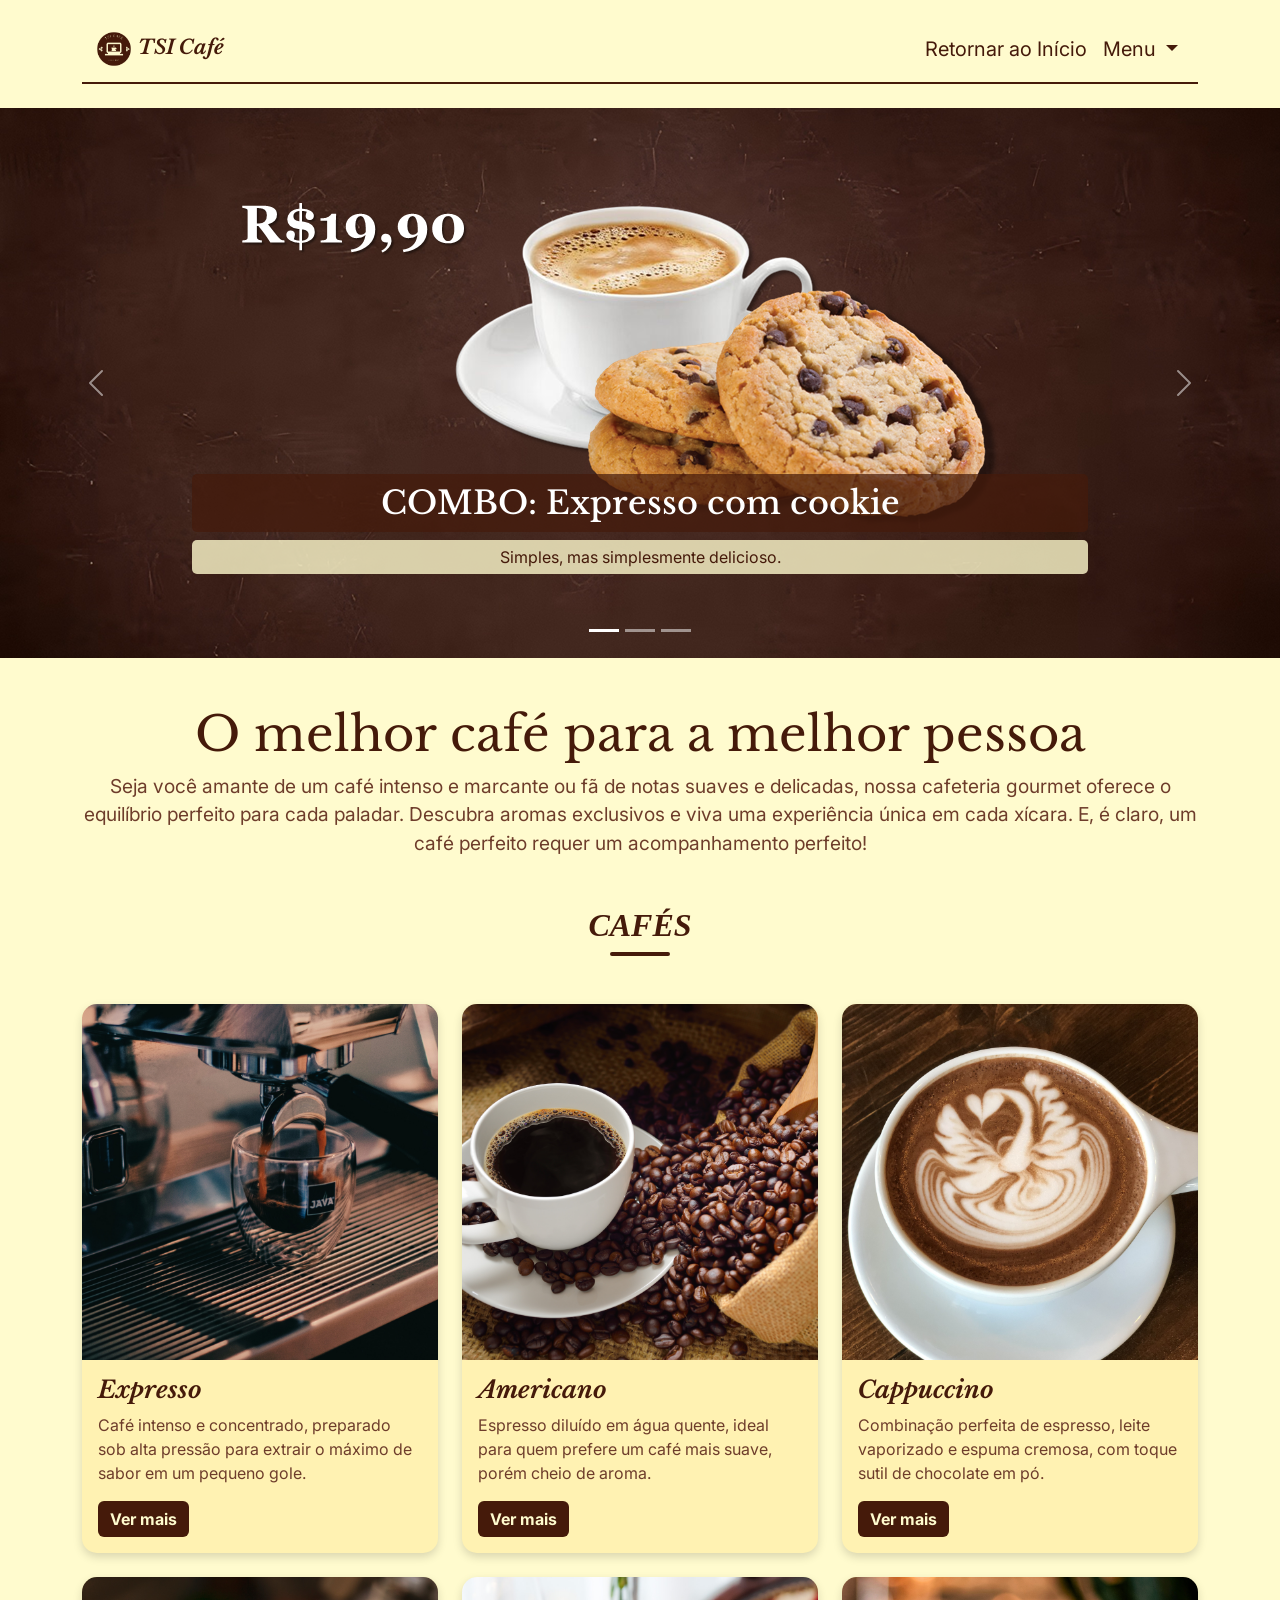
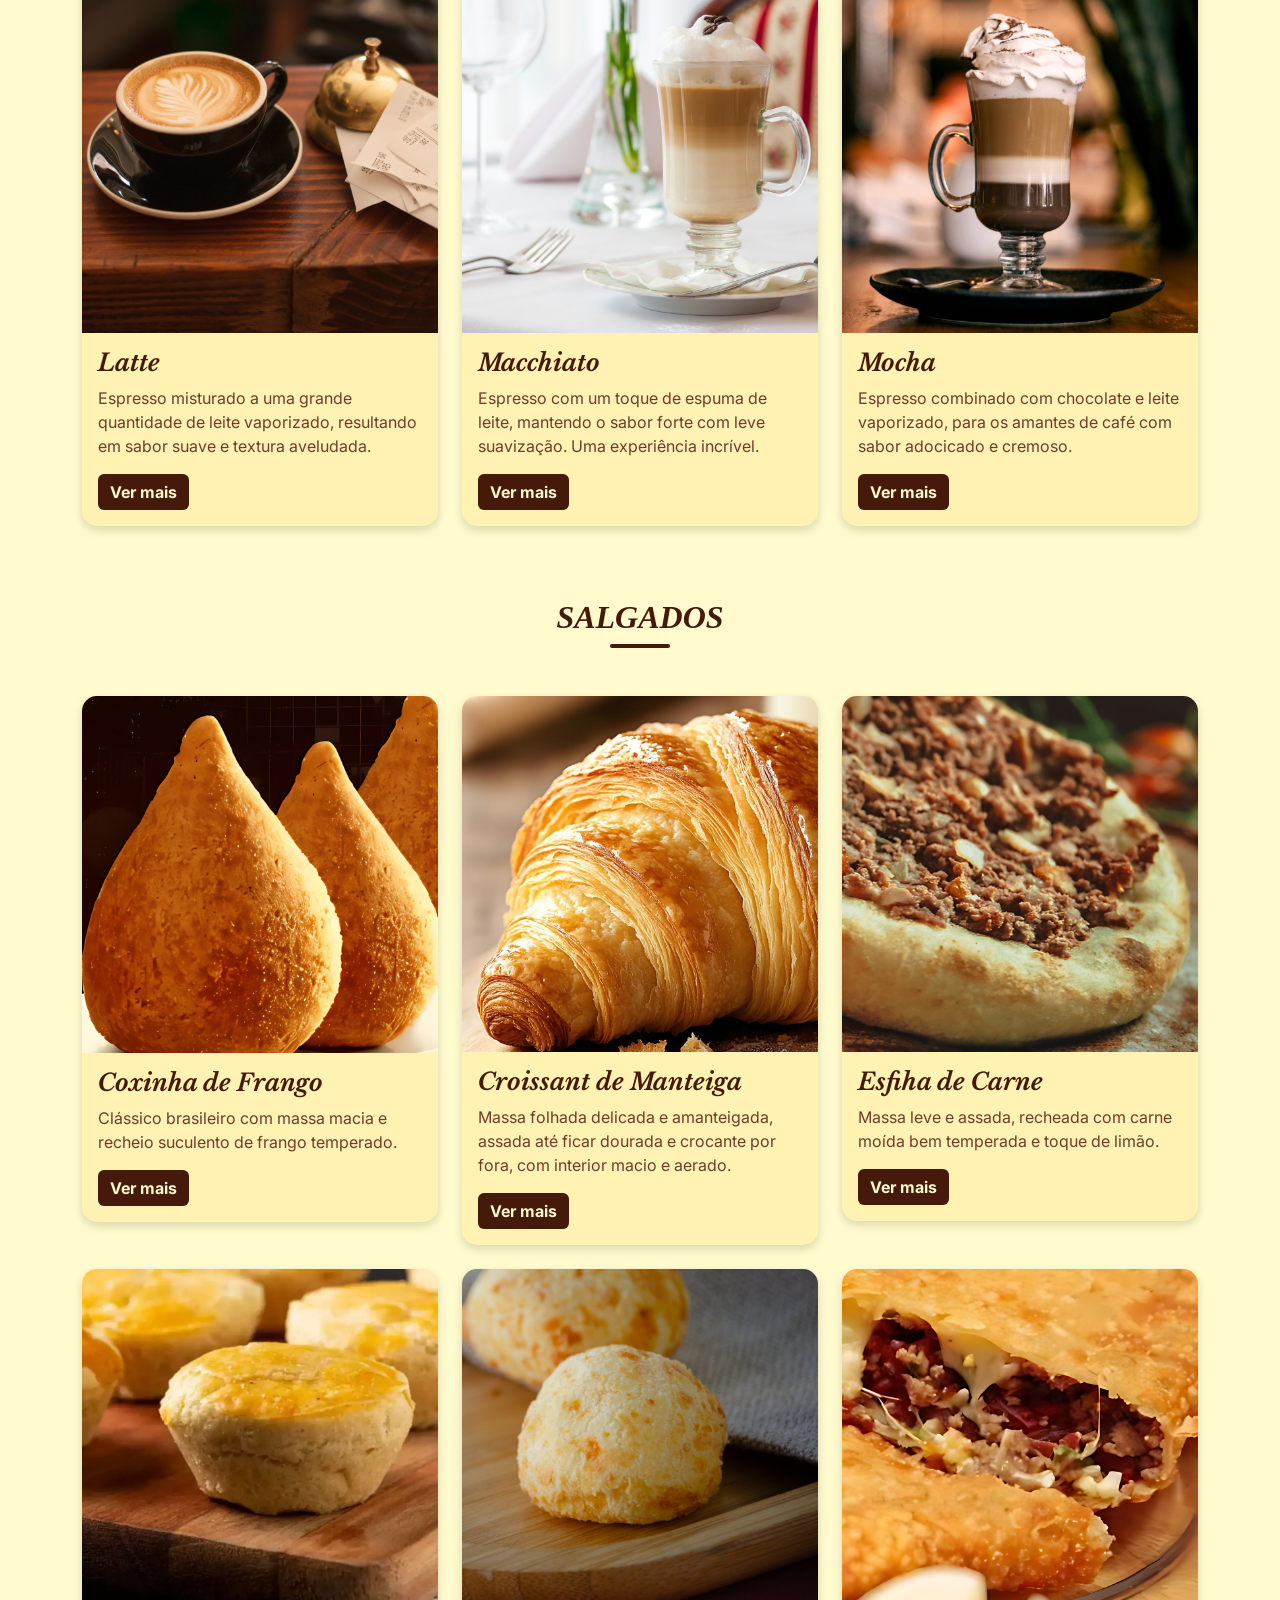
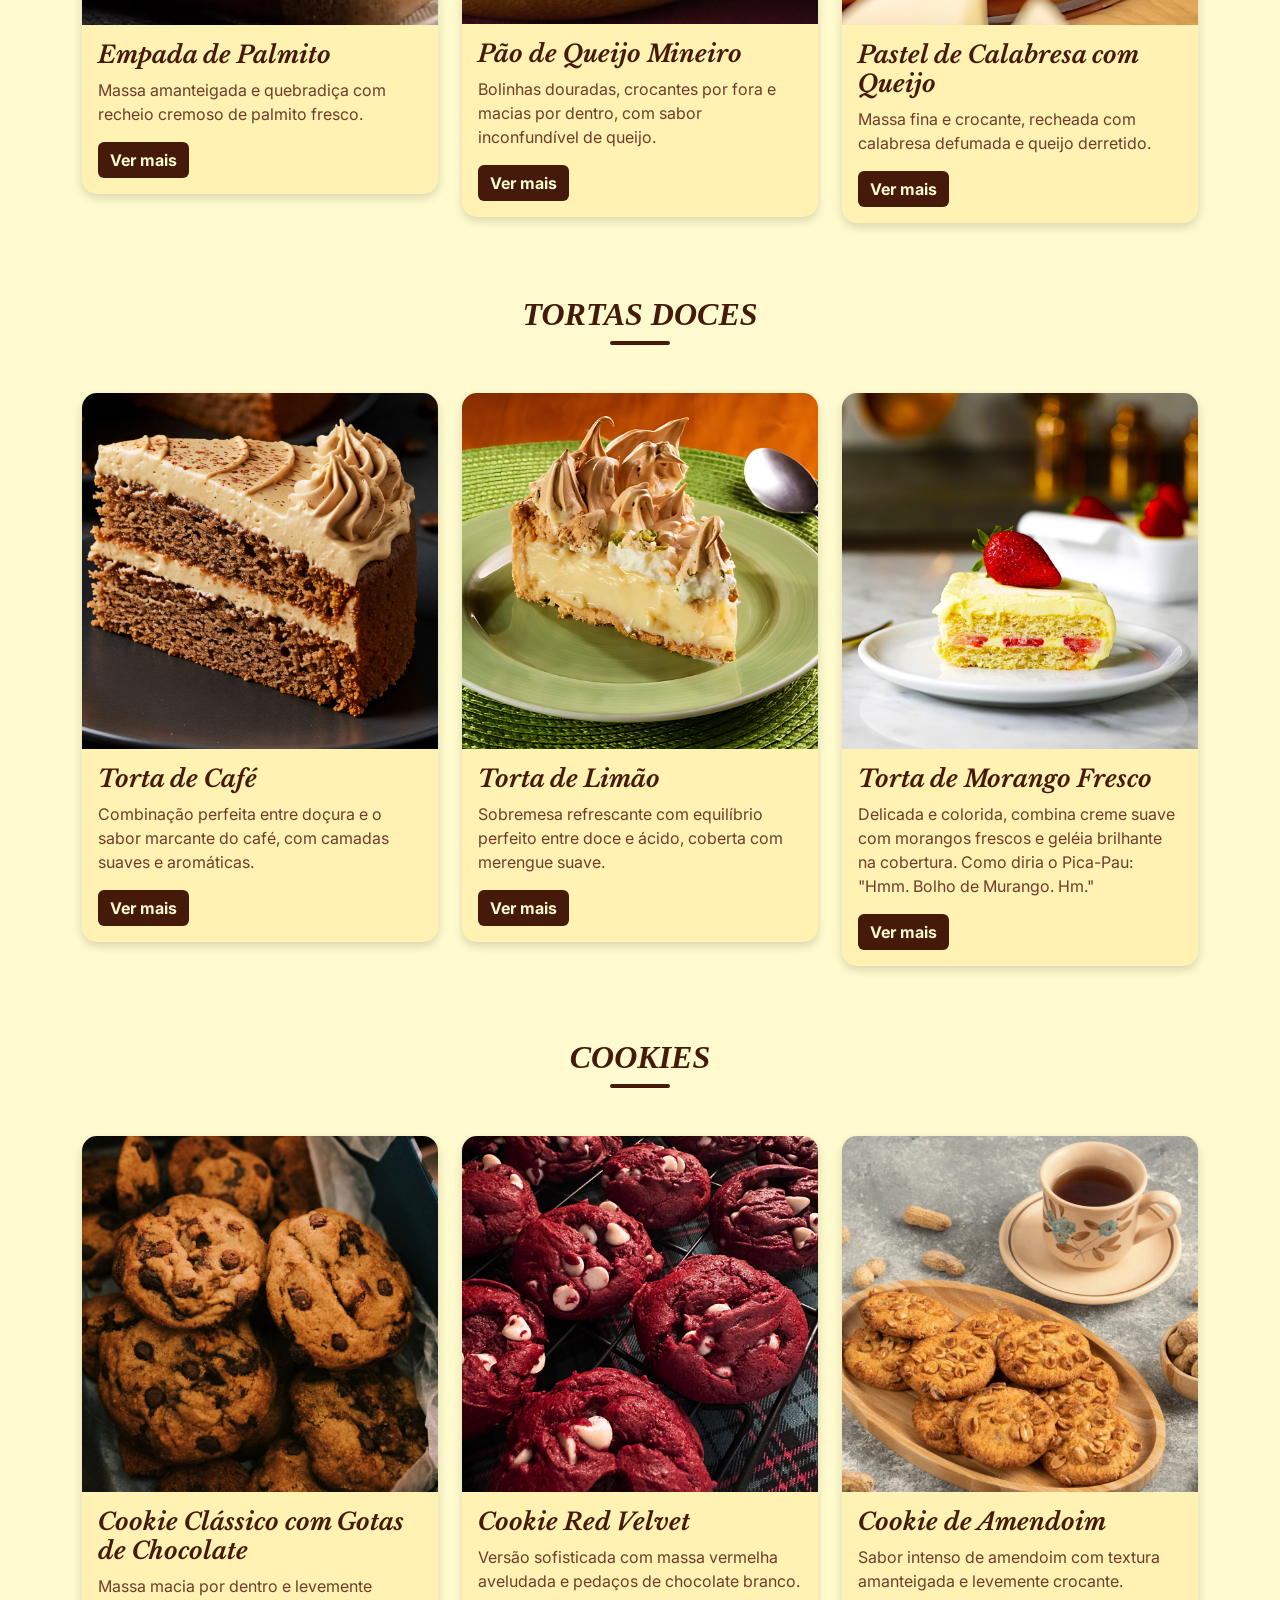
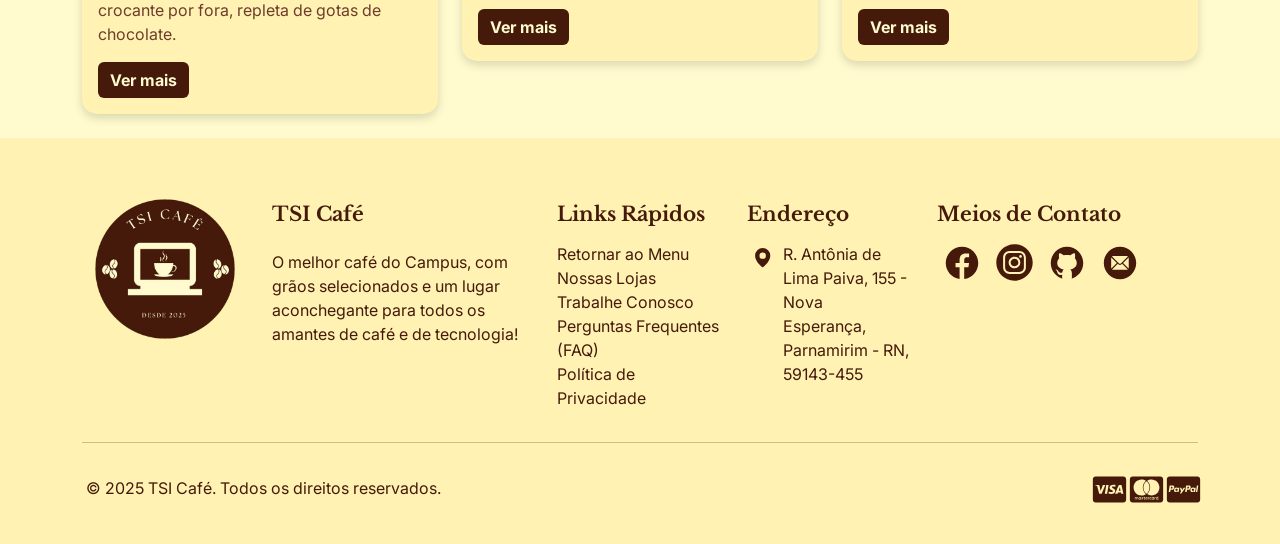
<file: pages/shop.html>
<!DOCTYPE html>
<html lang="pt-BR">
  <head>
    <meta charset="UTF-8" />
    <meta http-equiv="X-UA-Compatible" content="IE=edge" />
    <meta name="viewport" content="width=device-width, initial-scale=1.0" />
    <!-- Bootstrap 5 -->
    <link
      href="https://cdn.jsdelivr.net/npm/bootstrap@5.3.7/dist/css/bootstrap.min.css"
      rel="stylesheet"
    />
    <!-- Arquivo CSS -->
    <link rel="stylesheet" href="../public/shop.css" />
    <title>TSI Café Loja</title>
  </head>

  <body>
    <!-- Barra de Navegação -->
    <div id="barra-navegacao" class="container mt-3 mb-4 rounded-3">
      <nav class="navbar navbar-expand-lg fs-5">
        <div class="container-fluid">
          <a class="navbar-brand" href="#">
            <img
              src="../public/img/icons/TSI Café LOGO (TRANSPARENTE).png"
              alt="Logo do TSI Café"
              width="40px"
              height="40px"
            />
            TSI Café
          </a>
          <button
            class="navbar-toggler"
            type="button"
            data-bs-toggle="collapse"
            data-bs-target="#navbarNav"
            aria-controls="navbarNav"
            aria-expanded="false"
            aria-label="Toggle navigation"
          >
            <span class="navbar-toggler-icon"></span>
          </button>
          <div class="collapse navbar-collapse" id="navbarNav">
            <ul class="navbar-nav ms-auto">
              <li class="nav-item">
                <a class="nav-link" href="home.html">Retornar ao Início</a>
              </li>
              <li class="nav-item dropdown">
                <a
                  class="nav-link dropdown-toggle active"
                  aria-current="page"
                  href="#"
                  id="navbarDropdownMenuLink"
                  role="button"
                  data-bs-toggle="dropdown"
                  aria-expanded="false"
                >
                  Menu
                </a>
                <ul
                  class="dropdown-menu"
                  aria-labelledby="navbarDropdownMenuLink"
                >
                  <li>
                    <h6 class="dropdown-header">Nossas Categorias</h6>
                  </li>
                  <hr class="dropdown-divider" />
                  <li>
                    <a class="dropdown-item" href="#cafés-container">Cafés</a>
                  </li>
                  <li>
                    <a class="dropdown-item" href="#salgados">Salgados</a>
                  </li>
                  <li><a class="dropdown-item" href="#tortas">Tortas</a></li>
                  <li><a class="dropdown-item" href="#cookies">Cookies</a></li>
                </ul>
              </li>
              <li class="nav-item"></li>
            </ul>
          </div>
        </div>
      </nav>
    </div>
    <!-- CONTEUDO DA PAGINA: INICIO -->
    <!-- Banners (CARROSSEL SLIDES) -->
    <div id="carouselCafe" class="carousel slide" data-bs-ride="carousel">
      <div class="carousel-indicators">
        <button
          type="button"
          data-bs-target="#carouselCafe"
          data-bs-slide-to="0"
          class="active"
          aria-current="true"
          aria-label="Slide 1"
        ></button>
        <button
          type="button"
          data-bs-target="#carouselCafe"
          data-bs-slide-to="1"
          aria-label="Slide 2"
        ></button>
        <button
          type="button"
          data-bs-target="#carouselCafe"
          data-bs-slide-to="2"
          aria-label="Slide 3"
        ></button>
      </div>
      <div class="carousel-inner">
        <!-- Slide 01: Expresso com cookie -->
        <div class="carousel-item active">
          <img
            src="../public/img/banner1.png"
            class="d-block w-100"
            alt="banner1"
          />
          <div class="carousel-caption d-none d-md-block">
            <h5>COMBO: Expresso com cookie</h5>
            <p>Simples, mas simplesmente delicioso.</p>
          </div>
        </div>
        <!-- Slide 02: Café de Preferência com Torta da casa -->
        <div class="carousel-item">
          <img
            src="../public/img/banner3.png"
            class="d-block w-100"
            alt="banner2"
          />
          <div class="carousel-caption d-none d-md-block">
            <h5>COMBO: Torta + café de sua preferência</h5>
            <p>
              Café é bom, mas café com uma maravilhosa torta é melhor ainda.
            </p>
          </div>
        </div>
        <!-- Slide 03: Café de Preferência com Salgado -->
        <div class="carousel-item">
          <img
            src="../public/img/banner2.png"
            class="d-block w-100"
            alt="banner3"
          />
          <div class="carousel-caption d-none d-md-block">
            <h5>COMBO: Café de sua preferência com salgado</h5>
            <p>Clássico por um motivo: É perfeito.</p>
          </div>
        </div>
      </div>
      <!-- Botões de navegação -->
      <button
        class="carousel-control-prev"
        type="button"
        data-bs-target="#carouselCafe"
        data-bs-slide="prev"
      >
        <span class="carousel-control-prev-icon" aria-hidden="true"></span>
        <span class="visually-hidden">Anterior</span>
      </button>
      <button
        class="carousel-control-next"
        type="button"
        data-bs-target="#carouselCafe"
        data-bs-slide="next"
      >
        <span class="carousel-control-next-icon" aria-hidden="true"></span>
        <span class="visually-hidden">Próximo</span>
      </button>
    </div>
    <!-- SEÇÃO DE BOAS-VINDAS -->
    <div class="container text-center mt-5">
      <h1 class="display-4">O melhor café para a melhor pessoa</h1>
      <p style="font-size: larger">
        Seja você amante de um café intenso e marcante ou fã de notas suaves e
        delicadas, nossa cafeteria gourmet oferece o equilíbrio perfeito para
        cada paladar. Descubra aromas exclusivos e viva uma experiência única em
        cada xícara. E, é claro, um café perfeito requer um acompanhamento
        perfeito!
      </p>
    </div>
    <!-- TÍTULO DAS OPÇÕES: CAFÉ -->
    <div id="cafés-container" class="container text-center mt-5">
      <h2 class="section-title text-uppercase">Cafés</h2>
      <hr class="section-divider" />
    </div>
    <!-- SEÇÃO DE CARDS: CAFÉS -->
    <div class="container mt-5">
      <div class="row">
        <!-- CARD 1: "EXPRESSO" -->
        <div class="col-md-4 mb-4">
          <div class="card">
            <img
              src="../public/img/Expresso.png"
              class="card-img-top"
              alt="Expresso"
            />
            <div class="card-body">
              <h5 class="card-title">Expresso</h5>
              <p class="card-text">
                Café intenso e concentrado, preparado sob alta pressão para
                extrair o máximo de sabor em um pequeno gole.
              </p>
              <a
                href="#"
                class="btn btn-primary"
                data-bs-toggle="modal"
                data-bs-target="#modalCard1"
                >Ver mais</a
              >
            </div>
          </div>
        </div>

        <!-- CARD 2: "AMERICANO" -->
        <div class="col-md-4 mb-4">
          <div class="card">
            <img
              src="../public/img/Americano.png"
              class="card-img-top"
              alt="Americano"
            />
            <div class="card-body">
              <h5 class="card-title">Americano</h5>
              <p class="card-text">
                Espresso diluído em água quente, ideal para quem prefere um café
                mais suave, porém cheio de aroma.
              </p>
              <a
                href="#"
                class="btn btn-primary"
                data-bs-toggle="modal"
                data-bs-target="#modalCard2"
                >Ver mais</a
              >
            </div>
          </div>
        </div>
        <!-- CARD 3: "CAPPUCCINO" -->
        <div class="col-md-4 mb-4">
          <div class="card">
            <img
              src="../public/img/Cappuccino.png"
              class="card-img-top"
              alt="Cappuccino"
            />
            <div class="card-body">
              <h5 class="card-title">Cappuccino</h5>
              <p class="card-text">
                Combinação perfeita de espresso, leite vaporizado e espuma
                cremosa, com toque sutil de chocolate em pó.
              </p>
              <a
                href="#"
                class="btn btn-primary"
                data-bs-toggle="modal"
                data-bs-target="#modalCard3"
                >Ver mais</a
              >
            </div>
          </div>
        </div>
        <!-- CARD 4: "LATTE" -->
        <div class="col-md-4 mb-4">
          <div class="card">
            <img
              src="../public/img/Latte (Café com leite).png"
              class="card-img-top"
              alt="Latte"
            />
            <div class="card-body">
              <h5 class="card-title">Latte</h5>
              <p class="card-text">
                Espresso misturado a uma grande quantidade de leite vaporizado,
                resultando em sabor suave e textura aveludada.
              </p>
              <a
                href="#"
                class="btn btn-primary"
                data-bs-toggle="modal"
                data-bs-target="#modalCard4"
                >Ver mais</a
              >
            </div>
          </div>
        </div>
        <!-- CARD 5: "MACCHIATO" -->
        <div class="col-md-4 mb-4">
          <div class="card">
            <img
              src="../public/img/Macchiato.png"
              class="card-img-top"
              alt="Macchiato"
            />
            <div class="card-body">
              <h5 class="card-title">Macchiato</h5>
              <p class="card-text">
                Espresso com um toque de espuma de leite, mantendo o sabor forte
                com leve suavização. Uma experiência incrível.
              </p>
              <a
                href="#"
                class="btn btn-primary"
                data-bs-toggle="modal"
                data-bs-target="#modalCard5"
                >Ver mais</a
              >
            </div>
          </div>
        </div>
        <!-- CARD 6: "MOCHA" -->
        <div class="col-md-4 mb-4">
          <div class="card">
            <img
              src="../public/img/Mocha.png"
              class="card-img-top"
              alt="Mocha"
            />
            <div class="card-body">
              <h5 class="card-title">Mocha</h5>
              <p class="card-text">
                Espresso combinado com chocolate e leite vaporizado, para os
                amantes de café com sabor adocicado e cremoso.
              </p>
              <a
                href="#"
                class="btn btn-primary"
                data-bs-toggle="modal"
                data-bs-target="#modalCard6"
                >Ver mais</a
              >
            </div>
          </div>
        </div>
      </div>
    </div>
    <!-- TÍTULO DAS OPÇÕES: SALGADO -->
    <div id="salgados" class="container text-center mt-5">
      <h2 class="section-title text-uppercase">Salgados</h2>
      <hr class="section-divider" />
    </div>
    <!-- SEÇÃO DE CARDS: SALGADOS -->
    <div class="container mt-5">
      <div class="row">
        <!-- CARD 7: "COXINHA DE FRANGO" -->
        <div class="col-md-4 mb-4">
          <div class="card">
            <img
              src="../public/img/coxinha.png"
              class="card-img-top"
              alt="Coxinha"
            />
            <div class="card-body">
              <h5 class="card-title">Coxinha de Frango</h5>
              <p class="card-text">
                Clássico brasileiro com massa macia e recheio suculento de
                frango temperado.
              </p>
              <a
                href="#"
                class="btn btn-primary"
                data-bs-toggle="modal"
                data-bs-target="#modalCard7"
                >Ver mais</a
              >
            </div>
          </div>
        </div>
        <!-- CARD 8: "CROISSANT" -->
        <div class="col-md-4 mb-4">
          <div class="card">
            <img
              src="../public/img/croissant.jpg"
              class="card-img-top"
              alt="Croissant"
            />
            <div class="card-body">
              <h5 class="card-title">Croissant de Manteiga</h5>
              <p class="card-text">
                Massa folhada delicada e amanteigada, assada até ficar dourada e
                crocante por fora, com interior macio e aerado.
              </p>
              <a
                href="#"
                class="btn btn-primary"
                data-bs-toggle="modal"
                data-bs-target="#modalCard8"
                >Ver mais</a
              >
            </div>
          </div>
        </div>
        <!-- CARD 9: "ESFIHA" -->
        <div class="col-md-4 mb-4">
          <div class="card">
            <img
              src="../public/img/esfiha.png"
              class="card-img-top"
              alt="Esfiha"
            />
            <div class="card-body">
              <h5 class="card-title">Esfiha de Carne</h5>
              <p class="card-text">
                Massa leve e assada, recheada com carne moída bem temperada e
                toque de limão.
              </p>
              <a
                href="#"
                class="btn btn-primary"
                data-bs-toggle="modal"
                data-bs-target="#modalCard9"
                >Ver mais</a
              >
            </div>
          </div>
        </div>
        <!-- CARD 10: "EMPADA" -->
        <div class="col-md-4 mb-4">
          <div class="card">
            <img
              src="../public/img/empada.png"
              class="card-img-top"
              alt="Empada"
            />
            <div class="card-body">
              <h5 class="card-title">Empada de Palmito</h5>
              <p class="card-text">
                Massa amanteigada e quebradiça com recheio cremoso de palmito
                fresco.
              </p>
              <a
                href="#"
                class="btn btn-primary"
                data-bs-toggle="modal"
                data-bs-target="#modalCard10"
                >Ver mais</a
              >
            </div>
          </div>
        </div>
        <!-- CARD 11: "PÃO DE QUEIJO" -->
        <div class="col-md-4 mb-4">
          <div class="card">
            <img
              src="../public/img/pao_queijo.jpg"
              class="card-img-top"
              alt="Pao de queijo"
            />
            <div class="card-body">
              <h5 class="card-title">Pão de Queijo Mineiro</h5>
              <p class="card-text">
                Bolinhas douradas, crocantes por fora e macias por dentro, com
                sabor inconfundível de queijo.
              </p>
              <a
                href="#"
                class="btn btn-primary"
                data-bs-toggle="modal"
                data-bs-target="#modalCard11"
                >Ver mais</a
              >
            </div>
          </div>
        </div>
        <!-- CARD 12: "PASTEL" -->
        <div class="col-md-4 mb-4">
          <div class="card">
            <img
              src="../public/img/pastel.png"
              class="card-img-top"
              alt="Pastel"
            />
            <div class="card-body">
              <h5 class="card-title">Pastel de Calabresa com Queijo</h5>
              <p class="card-text">
                Massa fina e crocante, recheada com calabresa defumada e queijo
                derretido.
              </p>
              <a
                href="#"
                class="btn btn-primary"
                data-bs-toggle="modal"
                data-bs-target="#modalCard12"
                >Ver mais</a
              >
            </div>
          </div>
        </div>
      </div>
    </div>
    <!-- TÍTULO DAS OPÇÕES: TORTAS -->
    <div id="tortas" class="container text-center mt-5">
      <h2 class="section-title text-uppercase">Tortas doces</h2>
      <hr class="section-divider" />
    </div>
    <!-- SEÇÃO DE CARDS: TORTAS -->
    <div class="container mt-5">
      <div class="row">
        <!-- CARD 13: "TORTA DE CAFE" -->
        <div class="col-md-4 mb-4">
          <div class="card">
            <img
              src="../public/img/torta_cafe.png"
              class="card-img-top"
              alt="Torta_cafe"
            />
            <div class="card-body">
              <h5 class="card-title">Torta de Café</h5>
              <p class="card-text">
                Combinação perfeita entre doçura e o sabor marcante do café, com
                camadas suaves e aromáticas.
              </p>
              <a
                href="#"
                class="btn btn-primary"
                data-bs-toggle="modal"
                data-bs-target="#modalCard13"
                >Ver mais</a
              >
            </div>
          </div>
        </div>
        <!-- CARD 14: "TORTA DE LIMAO" -->
        <div class="col-md-4 mb-4">
          <div class="card">
            <img
              src="../public/img/torta_limao.png"
              class="card-img-top"
              alt="torta_limao"
            />
            <div class="card-body">
              <h5 class="card-title">Torta de Limão</h5>
              <p class="card-text">
                Sobremesa refrescante com equilíbrio perfeito entre doce e
                ácido, coberta com merengue suave.
              </p>
              <a
                href="#"
                class="btn btn-primary"
                data-bs-toggle="modal"
                data-bs-target="#modalCard14"
                >Ver mais</a
              >
            </div>
          </div>
        </div>
        <!-- CARD 9: "TORTA DE MORANGO" -->
        <div class="col-md-4 mb-4">
          <div class="card">
            <img
              src="../public/img/torta_morango.jpg"
              class="card-img-top"
              alt="torta_morango"
            />
            <div class="card-body">
              <h5 class="card-title">Torta de Morango Fresco</h5>
              <p class="card-text">
                Delicada e colorida, combina creme suave com morangos frescos e
                geléia brilhante na cobertura. Como diria o Pica-Pau: "Hmm.
                Bolho de Murango. Hm."
              </p>
              <a
                href="#"
                class="btn btn-primary"
                data-bs-toggle="modal"
                data-bs-target="#modalCard15"
                >Ver mais</a
              >
            </div>
          </div>
        </div>
      </div>
    </div>
    <!-- TÍTULO DAS OPÇÕES: COOKIES -->
    <div id="cookies" class="container text-center mt-5">
      <h2 class="section-title text-uppercase">Cookies</h2>
      <hr class="section-divider" />
    </div>
    <!-- SEÇÃO DE CARDS: COOKIES -->
    <div class="container mt-5">
      <div class="row">
        <!-- CARD 16: "COOKIE CLASSICO" -->
        <div class="col-md-4 mb-4">
          <div class="card">
            <img
              src="../public/img/Cookie_classico.png"
              class="card-img-top"
              alt="Cookie_classico"
            />
            <div class="card-body">
              <h5 class="card-title">Cookie Clássico com Gotas de Chocolate</h5>
              <p class="card-text">
                Massa macia por dentro e levemente crocante por fora, repleta de
                gotas de chocolate.
              </p>
              <a
                href="#"
                class="btn btn-primary"
                data-bs-toggle="modal"
                data-bs-target="#modalCard16"
                >Ver mais</a
              >
            </div>
          </div>
        </div>
        <!-- CARD 17: "COOKIE RED VELVET" -->
        <div class="col-md-4 mb-4">
          <div class="card">
            <img
              src="../public/img/Cookie_red_velvet.png"
              class="card-img-top"
              alt="Cookie_red_velvet"
            />
            <div class="card-body">
              <h5 class="card-title">Cookie Red Velvet</h5>
              <p class="card-text">
                Versão sofisticada com massa vermelha aveludada e pedaços de
                chocolate branco.
              </p>
              <a
                href="#"
                class="btn btn-primary"
                data-bs-toggle="modal"
                data-bs-target="#modalCard17"
                >Ver mais</a
              >
            </div>
          </div>
        </div>
        <!-- CARD 18: "COOKIE DE AMENDOIM" -->
        <div class="col-md-4 mb-4">
          <div class="card">
            <img
              src="../public/img/Cookie_amendoim.png"
              class="card-img-top"
              alt="Cookie_amendoim"
            />
            <div class="card-body">
              <h5 class="card-title">Cookie de Amendoim</h5>
              <p class="card-text">
                Sabor intenso de amendoim com textura amanteigada e levemente
                crocante.
              </p>
              <a
                href="#"
                class="btn btn-primary"
                data-bs-toggle="modal"
                data-bs-target="#modalCard18"
                >Ver mais</a
              >
            </div>
          </div>
        </div>
      </div>
    </div>
    <!-- MODAIS -->
    <!-- MODAL CARD 1 -->
    <div
      class="modal fade"
      id="modalCard1"
      tabindex="-1"
      aria-labelledby="modalCard1Label"
      aria-hidden="true"
    >
      <div class="modal-dialog">
        <div class="modal-content">
          <div class="modal-header">
            <h5 class="modal-title" id="modalCard1Label">
              Mais sobre: Expresso
            </h5>
            <button
              type="button"
              class="btn-close"
              data-bs-dismiss="modal"
              aria-label="Fechar"
            ></button>
          </div>
          <div class="modal-body">
            O clássico italiano. Preparado sob 9 bar de pressão e extraído em
            cerca de 25 a 30 segundos, o espresso concentra o máximo de sabor e
            aroma do café em apenas 25 a 30 ml. A moagem é bem fina, resultando
            em uma bebida encorpada, intensa e com a tradicional crema dourada
            na superfície. É a base para diversas outras bebidas, como
            cappuccino, latte e macchiato.
          </div>
          <div class="modal-footer">
            <button
              type="button"
              class="btn btn-secondary"
              data-bs-dismiss="modal"
            >
              Fechar
            </button>
          </div>
        </div>
      </div>
    </div>
    <!-- MODAL CARD 2 -->
    <div
      class="modal fade"
      id="modalCard2"
      tabindex="-1"
      aria-labelledby="modalCard2Label"
      aria-hidden="true"
    >
      <div class="modal-dialog">
        <div class="modal-content">
          <div class="modal-header">
            <h5 class="modal-title" id="modalCard2Label">
              Mais sobre: Americano
            </h5>
            <button
              type="button"
              class="btn-close"
              data-bs-dismiss="modal"
              aria-label="Fechar"
            ></button>
          </div>
          <div class="modal-body">
            Café suave e aromático. Feito a partir de um espresso diluído em 100
            a 150 ml de água quente, mantém as notas aromáticas do grão, porém
            com sabor mais leve e menos amargo. Surgiu na Europa durante a
            Segunda Guerra Mundial, quando soldados americanos buscavam um café
            mais próximo do que bebiam em casa.
          </div>
          <div class="modal-footer">
            <button
              type="button"
              class="btn btn-secondary"
              data-bs-dismiss="modal"
            >
              Fechar
            </button>
          </div>
        </div>
      </div>
    </div>
    <!-- MODAL CARD 3 -->
    <div
      class="modal fade"
      id="modalCard3"
      tabindex="-1"
      aria-labelledby="modalCard3Label"
      aria-hidden="true"
    >
      <div class="modal-dialog">
        <div class="modal-content">
          <div class="modal-header">
            <h5 class="modal-title" id="modalCard3Label">
              Mais sobre: Cappuccino
            </h5>
            <button
              type="button"
              class="btn-close"
              data-bs-dismiss="modal"
              aria-label="Fechar"
            ></button>
          </div>
          <div class="modal-body">
            Equilíbrio perfeito entre café e leite. Tradicionalmente feito com
            1/3 espresso, 1/3 leite vaporizado e 1/3 espuma de leite, resulta em
            uma bebida cremosa e aromática. Geralmente finalizado com um toque
            de chocolate ou canela, é ideal para quem busca suavizar o amargor
            do café sem perder o sabor.
          </div>
          <div class="modal-footer">
            <button
              type="button"
              class="btn btn-secondary"
              data-bs-dismiss="modal"
            >
              Fechar
            </button>
          </div>
        </div>
      </div>
    </div>
    <!-- MODAL CARD 4 -->
    <div
      class="modal fade"
      id="modalCard4"
      tabindex="-1"
      aria-labelledby="modalCard4Label"
      aria-hidden="true"
    >
      <div class="modal-dialog">
        <div class="modal-content">
          <div class="modal-header">
            <h5 class="modal-title" id="modalCard4Label">Mais sobre: Latte</h5>
            <button
              type="button"
              class="btn-close"
              data-bs-dismiss="modal"
              aria-label="Fechar"
            ></button>
          </div>
          <div class="modal-body">
            Suavidade e cremosidade. O Caffè Latte é composto por uma dose de
            espresso e uma grande quantidade de leite vaporizado, com apenas uma
            fina camada de espuma. É a escolha ideal para quem prefere um sabor
            mais delicado e levemente adocicado, servindo de base para variações
            com xaropes aromáticos.
          </div>
          <div class="modal-footer">
            <button
              type="button"
              class="btn btn-secondary"
              data-bs-dismiss="modal"
            >
              Fechar
            </button>
          </div>
        </div>
      </div>
    </div>
    <!-- MODAL CARD 5 -->
    <div
      class="modal fade"
      id="modalCard5"
      tabindex="-1"
      aria-labelledby="modalCard5Label"
      aria-hidden="true"
    >
      <div class="modal-dialog">
        <div class="modal-content">
          <div class="modal-header">
            <h5 class="modal-title" id="modalCard5Label">
              Mais sobre: Macchiato
            </h5>
            <button
              type="button"
              class="btn-close"
              data-bs-dismiss="modal"
              aria-label="Fechar"
            ></button>
          </div>
          <div class="modal-body">
            Para quem gosta de café intenso, mas com um toque de leite.
            “Macchiato” significa “manchado” em italiano — um espresso
            “manchado” com uma pequena quantidade de espuma de leite. Mantém a
            força e intensidade do café, mas ganha uma leve cremosidade.
          </div>
          <div class="modal-footer">
            <button
              type="button"
              class="btn btn-secondary"
              data-bs-dismiss="modal"
            >
              Fechar
            </button>
          </div>
        </div>
      </div>
    </div>
    <!-- MODAL CARD 6 -->
    <div
      class="modal fade"
      id="modalCard6"
      tabindex="-1"
      aria-labelledby="modalCard6Label"
      aria-hidden="true"
    >
      <div class="modal-dialog">
        <div class="modal-content">
          <div class="modal-header">
            <h5 class="modal-title" id="modalCard6Label">Mais sobre: Mocha</h5>
            <button
              type="button"
              class="btn-close"
              data-bs-dismiss="modal"
              aria-label="Fechar"
            ></button>
          </div>
          <div class="modal-body">
            Adoçando a experiência do espresso. Combina espresso, chocolate
            derretido (ou calda de chocolate) e leite vaporizado, criando uma
            bebida cremosa e doce. Com 200 a 250 ml, é perfeito para quem gosta
            de café com um toque de sobremesa e notas achocolatadas.
          </div>
          <div class="modal-footer">
            <button
              type="button"
              class="btn btn-secondary"
              data-bs-dismiss="modal"
            >
              Fechar
            </button>
          </div>
        </div>
      </div>
    </div>
    <!-- MODAL CARD 7 -->
    <div
      class="modal fade"
      id="modalCard7"
      tabindex="-1"
      aria-labelledby="modalCard1Label"
      aria-hidden="true"
    >
      <div class="modal-dialog">
        <div class="modal-content">
          <div class="modal-header">
            <h5 class="modal-title" id="modalCard7Label">
              Mais sobre: Coxinha de frango
            </h5>
            <button
              type="button"
              class="btn-close"
              data-bs-dismiss="modal"
              aria-label="Fechar"
            ></button>
          </div>
          <div class="modal-body">
            Massa feita de batata e farinha de trigo, cozida em caldo de frango
            para absorver sabor. O recheio é preparado com peito de frango
            desfiado, temperado com cebola, alho e cheiro-verde. Modelada em
            formato de gota, empanada com farinha de rosca e frita até dourar,
            resulta em uma casquinha crocante por fora e maciez por dentro.
          </div>
          <div class="modal-footer">
            <button
              type="button"
              class="btn btn-secondary"
              data-bs-dismiss="modal"
            >
              Fechar
            </button>
          </div>
        </div>
      </div>
    </div>
    <!-- MODAL CARD 8 -->
    <div
      class="modal fade"
      id="modalCard8"
      tabindex="-1"
      aria-labelledby="modalCard8Label"
      aria-hidden="true"
    >
      <div class="modal-dialog">
        <div class="modal-content">
          <div class="modal-header">
            <h5 class="modal-title" id="modalCard2Label">
              Mais sobre: Croissant de manteiga
            </h5>
            <button
              type="button"
              class="btn-close"
              data-bs-dismiss="modal"
              aria-label="Fechar"
            ></button>
          </div>
          <div class="modal-body">
            Tradicional receita francesa feita com camadas de massa de farinha
            de trigo e manteiga de alta qualidade, dobradas e laminadas várias
            vezes para criar folhado perfeito. Fermentação lenta que desenvolve
            sabor e textura únicos. Assado em forno pré-aquecido a 200 °C até
            atingir coloração dourada e aroma irresistível de manteiga fresca.
          </div>
          <div class="modal-footer">
            <button
              type="button"
              class="btn btn-secondary"
              data-bs-dismiss="modal"
            >
              Fechar
            </button>
          </div>
        </div>
      </div>
    </div>
    <!-- MODAL CARD 9 -->
    <div
      class="modal fade"
      id="modalCard9"
      tabindex="-1"
      aria-labelledby="modalCard3Label"
      aria-hidden="true"
    >
      <div class="modal-dialog">
        <div class="modal-content">
          <div class="modal-header">
            <h5 class="modal-title" id="modalCard9Label">
              Mais sobre: Esfiha de carne
            </h5>
            <button
              type="button"
              class="btn-close"
              data-bs-dismiss="modal"
              aria-label="Fechar"
            ></button>
          </div>
          <div class="modal-body">
            Massa à base de farinha de trigo, fermento biológico e azeite,
            aberta em formato triangular ou redondo. O recheio é preparado com
            carne moída de primeira, cebola, tomate e tempero sírio. Assada em
            forno a 200 °C até a borda dourar, entrega sabor marcante e textura
            macia.
          </div>
          <div class="modal-footer">
            <button
              type="button"
              class="btn btn-secondary"
              data-bs-dismiss="modal"
            >
              Fechar
            </button>
          </div>
        </div>
      </div>
    </div>
    <!-- MODAL CARD 10 -->
    <div
      class="modal fade"
      id="modalCard10"
      tabindex="-1"
      aria-labelledby="modalCard10Label"
      aria-hidden="true"
    >
      <div class="modal-dialog">
        <div class="modal-content">
          <div class="modal-header">
            <h5 class="modal-title" id="modalCard4Label">
              Mais sobre: Empada de palmito
            </h5>
            <button
              type="button"
              class="btn-close"
              data-bs-dismiss="modal"
              aria-label="Fechar"
            ></button>
          </div>
          <div class="modal-body">
            Massa preparada com farinha de trigo, manteiga e ovo, resultando em
            textura que derrete na boca. O recheio combina palmito picado, creme
            de leite e temperos suaves. Montada em forminhas individuais e
            assada até a superfície dourar levemente.
          </div>
          <div class="modal-footer">
            <button
              type="button"
              class="btn btn-secondary"
              data-bs-dismiss="modal"
            >
              Fechar
            </button>
          </div>
        </div>
      </div>
    </div>
    <!-- MODAL CARD 11 -->
    <div
      class="modal fade"
      id="modalCard11"
      tabindex="-1"
      aria-labelledby="modalCard11Label"
      aria-hidden="true"
    >
      <div class="modal-dialog">
        <div class="modal-content">
          <div class="modal-header">
            <h5 class="modal-title" id="modalCard5Label">
              Mais sobre: Pão de queijo mineiro
            </h5>
            <button
              type="button"
              class="btn-close"
              data-bs-dismiss="modal"
              aria-label="Fechar"
            ></button>
          </div>
          <div class="modal-body">
            Receita tradicional mineira preparada com polvilho azedo, ovos,
            leite e queijo meia cura. A massa é moldada em pequenas esferas e
            assada em forno a 180 °C até crescer e formar casquinha dourada.
            Sabor marcante de queijo e textura elástica por dentro, ideal para
            acompanhar café fresco.
          </div>
          <div class="modal-footer">
            <button
              type="button"
              class="btn btn-secondary"
              data-bs-dismiss="modal"
            >
              Fechar
            </button>
          </div>
        </div>
      </div>
    </div>
    <!-- MODAL CARD 12-->
    <div
      class="modal fade"
      id="modalCard12"
      tabindex="-1"
      aria-labelledby="modalCard12Label"
      aria-hidden="true"
    >
      <div class="modal-dialog">
        <div class="modal-content">
          <div class="modal-header">
            <h5 class="modal-title" id="modalCard6Label">
              Mais sobre: Pastel de queijo com calabresa
            </h5>
            <button
              type="button"
              class="btn-close"
              data-bs-dismiss="modal"
              aria-label="Fechar"
            ></button>
          </div>
          <div class="modal-body">
            Massa tradicional de pastel aberta bem fina e recheada com linguiça
            calabresa moída e queijo muçarela. Frita em óleo quente até dourar e
            estalar ao toque. Combinação de sabor defumado e cremosidade
            irresistível.
          </div>
          <div class="modal-footer">
            <button
              type="button"
              class="btn btn-secondary"
              data-bs-dismiss="modal"
            >
              Fechar
            </button>
          </div>
        </div>
      </div>
    </div>
    <!-- MODAL CARD 13 -->
    <div
      class="modal fade"
      id="modalCard13"
      tabindex="-1"
      aria-labelledby="modalCard13Label"
      aria-hidden="true"
    >
      <div class="modal-dialog">
        <div class="modal-content">
          <div class="modal-header">
            <h5 class="modal-title" id="modalCard1Label">
              Mais sobre: Torta de café
            </h5>
            <button
              type="button"
              class="btn-close"
              data-bs-dismiss="modal"
              aria-label="Fechar"
            ></button>
          </div>
          <div class="modal-body">
            Base crocante de biscoito amanteigado, recheio cremoso feito com
            café forte, leite condensado e creme de leite. Finalizada com
            chantilly e raspas de chocolate. Gelada por algumas horas para
            firmar, resulta em sobremesa equilibrada, aromática e sofisticada.
          </div>
          <div class="modal-footer">
            <button
              type="button"
              class="btn btn-secondary"
              data-bs-dismiss="modal"
            >
              Fechar
            </button>
          </div>
        </div>
      </div>
    </div>
    <!-- MODAL CARD 14 -->
    <div
      class="modal fade"
      id="modalCard14"
      tabindex="-1"
      aria-labelledby="modalCard14Label"
      aria-hidden="true"
    >
      <div class="modal-dialog">
        <div class="modal-content">
          <div class="modal-header">
            <h5 class="modal-title" id="modalCard2Label">
              Mais sobre: Torta de limão
            </h5>
            <button
              type="button"
              class="btn-close"
              data-bs-dismiss="modal"
              aria-label="Fechar"
            ></button>
          </div>
          <div class="modal-body">
            Base de biscoito triturado e manteiga, recheio de creme de limão
            feito com leite condensado e suco de limão fresco. Coberta com
            merengue dourado no forno ou raspas de limão. Textura crocante e
            cremosa que agrada todos os paladares.
          </div>
          <div class="modal-footer">
            <button
              type="button"
              class="btn btn-secondary"
              data-bs-dismiss="modal"
            >
              Fechar
            </button>
          </div>
        </div>
      </div>
    </div>
    <!-- MODAL CARD 15 -->
    <div
      class="modal fade"
      id="modalCard15"
      tabindex="-1"
      aria-labelledby="modalCard15Label"
      aria-hidden="true"
    >
      <div class="modal-dialog">
        <div class="modal-content">
          <div class="modal-header">
            <h5 class="modal-title" id="modalCard3Label">
              Mais sobre: Torta de morango fresco
            </h5>
            <button
              type="button"
              class="btn-close"
              data-bs-dismiss="modal"
              aria-label="Fechar"
            ></button>
          </div>
          <div class="modal-body">
            Massa amanteigada assada, recheada com creme de baunilha ou creme de
            confeiteiro. Coberta com morangos frescos fatiados e calda de geléia
            para dar brilho e sabor extra. Sobremesa leve, ideal para dias
            quentes e ocasiões especiais.
          </div>
          <div class="modal-footer">
            <button
              type="button"
              class="btn btn-secondary"
              data-bs-dismiss="modal"
            >
              Fechar
            </button>
          </div>
        </div>
      </div>
    </div>
    <!-- MODAL CARD 16 -->
    <div
      class="modal fade"
      id="modalCard16"
      tabindex="-1"
      aria-labelledby="modalCard16Label"
      aria-hidden="true"
    >
      <div class="modal-dialog">
        <div class="modal-content">
          <div class="modal-header">
            <h5 class="modal-title" id="modalCard1Label">
              Mais sobre: Cookie clássico com gotas de chocolate
            </h5>
            <button
              type="button"
              class="btn-close"
              data-bs-dismiss="modal"
              aria-label="Fechar"
            ></button>
          </div>
          <div class="modal-body">
            Feito com farinha de trigo, manteiga, açúcar mascavo e cristal. As
            gotas de chocolate são misturadas à massa e assadas em forno médio.
            Textura macia no centro e bordas levemente crocantes.
          </div>
          <div class="modal-footer">
            <button
              type="button"
              class="btn btn-secondary"
              data-bs-dismiss="modal"
            >
              Fechar
            </button>
          </div>
        </div>
      </div>
    </div>
    <!-- MODAL CARD 17 -->
    <div
      class="modal fade"
      id="modalCard17"
      tabindex="-1"
      aria-labelledby="modalCard17Label"
      aria-hidden="true"
    >
      <div class="modal-dialog">
        <div class="modal-content">
          <div class="modal-header">
            <h5 class="modal-title" id="modalCard2Label">
              Mais sobre: Cookie red velvet
            </h5>
            <button
              type="button"
              class="btn-close"
              data-bs-dismiss="modal"
              aria-label="Fechar"
            ></button>
          </div>
          <div class="modal-body">
            Massa com cacau, corante vermelho e essência de baunilha. Chocolate
            branco picado é incorporado à massa antes de assar. O contraste de
            cores e sabores cria um cookie marcante e delicado.
          </div>
          <div class="modal-footer">
            <button
              type="button"
              class="btn btn-secondary"
              data-bs-dismiss="modal"
            >
              Fechar
            </button>
          </div>
        </div>
      </div>
    </div>
    <!-- MODAL CARD 18 -->
    <div
      class="modal fade"
      id="modalCard18"
      tabindex="-1"
      aria-labelledby="modalCard18Label"
      aria-hidden="true"
    >
      <div class="modal-dialog">
        <div class="modal-content">
          <div class="modal-header">
            <h5 class="modal-title" id="modalCard3Label">
              Mais sobre: Cookie de amendoim
            </h5>
            <button
              type="button"
              class="btn-close"
              data-bs-dismiss="modal"
              aria-label="Fechar"
            ></button>
          </div>
          <div class="modal-body">
            Massa preparada com manteiga de amendoim natural, açúcar mascavo e
            ovos. Assado em forno médio, resulta em um cookie macio no centro e
            sabor marcante de amendoim torrado.
          </div>
          <div class="modal-footer">
            <button
              type="button"
              class="btn btn-secondary"
              data-bs-dismiss="modal"
            >
              Fechar
            </button>
          </div>
        </div>
      </div>
    </div>
    <!-- MODAL CARD 19 (Caixa de Aviso para links fora do ar) -->
    <div
      class="modal fade"
      id="modalCardWarning"
      tabindex="-1"
      data-bs-backdrop="static"
      aria-labelledby="modalWarningLabel"
      aria-hidden="true"
    >
      <div class="modal-dialog modal-lg">
        <div class="modal-content">
          <div class="modal-header d-flex">
            <svg
              xmlns="http://www.w3.org/2000/svg"
              width="25"
              height="25"
              fill="currentColor"
              class="bi bi-exclamation-triangle m-1"
              viewBox="0 0 16 16"
            >
              <path
                d="M7.938 2.016A.13.13 0 0 1 8.002 2a.13.13 0 0 1 .063.016.15.15 0 0 1 .054.057l6.857 11.667c.036.06.035.124.002.183a.2.2 0 0 1-.054.06.1.1 0 0 1-.066.017H1.146a.1.1 0 0 1-.066-.017.2.2 0 0 1-.054-.06.18.18 0 0 1 .002-.183L7.884 2.073a.15.15 0 0 1 .054-.057m1.044-.45a1.13 1.13 0 0 0-1.96 0L.165 13.233c-.457.778.091 1.767.98 1.767h13.713c.889 0 1.438-.99.98-1.767z"
              />
              <path
                d="M7.002 12a1 1 0 1 1 2 0 1 1 0 0 1-2 0M7.1 5.995a.905.905 0 1 1 1.8 0l-.35 3.507a.552.552 0 0 1-1.1 0z"
              />
            </svg>
            <h5 class="modal-title m-1" id="modalWarningLabel">
              Serviço indisponível no momento.
            </h5>
            <button
              type="button"
              class="btn-close"
              data-bs-dismiss="modal"
              aria-label="Fechar"
            ></button>
          </div>
        </div>
      </div>
    </div>
    <!-- Rodepé da Página -->
    <footer class="pt-5 pb-4">
      <div class="container text-center text-md-start">
        <div class="row text-center text-md-start">
          <!-- Resumo da Marca -->
          <figure class="col-md-3 col-lg-2 col-xl-2 mx-auto">
            <img
              id="logo-tsi-cafe-maior"
              class="p-0 m-0 w-100"
              src="../public/img/icons/TSI Café LOGO (TRANSPARENTE).png"
              alt="Logo do TSI Café"
            />
          </figure>
          <div class="col-md-3 col-lg-3 col-xl-3 mx-auto mt-3">
            <h5 class="mb-4 rodape-titulo">TSI Café</h5>
            <p>
              O melhor café do Campus, com grãos selecionados e um lugar
              aconchegante para todos os amantes de café e de tecnologia!
            </p>
          </div>
          <!-- Liks de Acesso Rápidos -->
          <div class="col-md-2 col-lg-2 col-xl-2 mx-auto mt-3">
            <h5 class="mb-3 rodape-titulo">Links Rápidos</h5>
            <ul class="list-unstyled">
              <li>
                <a
                  href="#navbarDropdownMenuLink"
                  style="text-decoration: none; color: #451a0a"
                >
                  Retornar ao Menu</a
                >
              </li>
              <li>
                <a
                  href="#"
                  class="link-indisponivel"
                  data-bs-toggle="modal"
                  data-bs-target="#modalCardWarning"
                >
                  Nossas Lojas
                </a>
              </li>
              <li>
                <a
                  href="#"
                  class="link-indisponivel"
                  data-bs-toggle="modal"
                  data-bs-target="#modalCardWarning"
                >
                  Trabalhe Conosco
                </a>
              </li>
              <li>
                <a
                  href="#"
                  class="link-indisponivel"
                  data-bs-toggle="modal"
                  data-bs-target="#modalCardWarning"
                >
                  Perguntas Frequentes (FAQ)
                </a>
              </li>
              <li>
                <a
                  href="#"
                  class="link-indisponivel"
                  data-bs-toggle="modal"
                  data-bs-target="#modalCardWarning"
                >
                  Política de Privacidade</a
                >
              </li>
            </ul>
          </div>
          <!-- Endereço do Estabelecimento -->
          <div class="col-md-3 col-lg-2 col-xl-2 mx-auto mt-3">
            <h5 class="mb-3 rodape-titulo">Endereço</h5>
            <p style="display: flex; flex-direction: row">
              <img class="m-0 p-0"
              src="../public/img/icons/location-dot-solid-full.svg"
              alt="Endereço" width="32px" height="32px"">
              <a
                class="mx-1"
                href="https://www.google.com/maps/place/R.+Ant%C3%B4nia+de+Lima+Paiva,+155+-+Nova+Esperan%C3%A7a,+Parnamirim+-+RN,+59143-455/@-5.9387985,-35.2691337,17z/data=!3m1!4b1!4m6!3m5!1s0x7b2577c0c020119:0x3b971322b9476608!8m2!3d-5.9386618!4d-35.2663479!16s%2Fg%2F11bw4p6cqf?entry=ttu&g_ep=EgoyMDI1MDcyMy4wIKXMDSoASAFQAw%3D%3D"
                style="text-decoration: none; color: #451a0a"
              >
                R. Antônia de Lima Paiva, 155 - Nova Esperança, Parnamirim - RN,
                59143-455
              </a>
            </p>
          </div>
          <!-- Meios de Comunicação / Redes Sociais -->
          <div id="contatos" class="col-md-4 col-lg-3 col-xl-3 mx-auto mt-3">
            <h5 class="mb-3 rodape-titulo">Meios de Contato</h5>
            <a
              href="https://www.facebook.com/IFRNPAR/?locale=pt_BR"
              class="btn btn-social mx-1 p-0"
            >
              <img
                src="../public/img/icons/facebook-logo.svg"
                alt="Facebook"
                width="40px"
                height="40px"
              />
            </a>
            <a
              href="https://www.instagram.com/ifrnpar_oficial/?hl=pt"
              class="btn btn-social mx-1 p-0"
            >
              <img
                src="../public/img/icons/instagram-logo.svg"
                alt="Instagram"
                width="37px"
                height="37px"
              />
            </a>
            <a
              href="https://github.com/leticia2025IFRN/trabalho_PWEB_B2"
              class="btn btn-social mx-1 p-0"
            >
              <img
                src="../public/img/icons/github-logo.svg"
                alt="GitHub"
                width="40px"
                height="40px"
              />
            </a>
            <a href="#" class="btn btn-social mx-1 p-0">
              <img
                src="../public/img/icons/envelope-circle-fill-svgrepo-com.svg"
                alt="E-mail"
                width="38px"
                height="38px"
              />
            </a>
          </div>
        </div>
        <hr class="mb-3" />
        <div class="row align-items-center p-1">
          <!-- Direitos autorais -->
          <div class="col-md-7 col-lg-8" style="margin-top: 0.8rem">
            <p class="text-center text-md-start">
              &copy 2025 TSI Café. Todos os direitos reservados.
            </p>
          </div>
          <!-- Cartões "Disponíveis" -->
          <div
            class="col-md-5 col-lg-4 d-flex flex-row justify-content-end m-0 p-1"
          >
            <img
              class="m-0 p-0"
              src="../public/img/icons/cc-visa-brands-solid-full.svg"
              alt="Visa"
              width="10%"
            />
            <img
              class="m-0 p-0"
              src="../public/img/icons/cc-mastercard-brands-solid-full.svg"
              alt="Mastercard"
              width="10%"
            />
            <img
              class="m-0 p-0"
              src="../public/img/icons/cc-paypal-brands-solid-full.svg"
              alt="PayPal"
              width="10%"
            />
          </div>
        </div>
      </div>
    </footer>
  </body>
  <!-- Script do Bootstrap -->
  <script src="https://cdn.jsdelivr.net/npm/bootstrap@5.3.7/dist/js/bootstrap.bundle.min.js"></script>
</html>
</file>
<file: public/shop.css>
/* ===== BASE DO SITE ===== */
/* Importar fontes: */
/* Inter Sans-serif Font - Para usar: "Inter", sans-serif*/
@import url("https://fonts.googleapis.com/css2?family=Inter:ital,opsz,wght@0,14..32,100..900;1,14..32,100..900&display=swap");
/* Libre Baskerville Serif Font - Para usar: "Libre Baskerville", serif*/
@import url("https://fonts.googleapis.com/css2?family=Libre+Baskerville:ital,wght@0,400;0,700;1,400&display=swap");

* {
  margin: 0;
  padding: 0;
  box-sizing: border-box;
  font-family: "Inter", sans-serif, Arial, Helvetica, sans-serif;
}

body {
  background-color: #fffbce;
  color: #451a0a;
  font-style: normal;
}

#barra-navegacao .navbar {
  border-bottom: 2px solid #451a0a;
  background-color: #fffbce; /* Fundo bege claro do navbar */
}

.navbar-brand {
  color: #451a0a; /* Cor do texto do logo "TSI Café" */
  font-family: "Libre Baskerville", serif, "Times New Roman", Times, serif;
  font-weight: bold;
  font-style: italic;
}

#barra-navegacao .navbar-nav .nav-link {
  color: #451a0a;
}

#barra-navegacao .navbar-nav .nav-link:hover {
  color: #6e3d2b; /* Um tom de marrom mais claro */
}

#barra-navegacao .navbar-nav .nav-link.active {
  color: #451a0a;
}

.navbar-nav .nav-link.btn {
  color: #fffbce;
  background-color: #451a0a;
  border-color: #451a0a;
}

.navbar-nav .nav-link.btn:hover {
  background-color: #6e3d2b;
  border-color: #6e3d2b;
}

#barra-navegacao .dropdown-menu .dropdown-item {
  color: #451a0a; /* Cor marrom para os itens do dropdown */
}

#barra-navegacao .dropdown-menu .dropdown-item:hover,
#barra-navegacao .dropdown-menu .dropdown-item:focus {
  color: #fffbce;
  background-color: #451a0a;
}

/* ===== CARROSSEL ===== */
.carousel-item img {
  height: 550px;
  max-height: 650px;
  object-fit: cover;
  object-position: center;
}

#carouselCafe .carousel-item {
  min-height: 50px;
}

.carousel-caption {
  padding-bottom: 3rem;
}

/* Texto do carrossel */
.carousel-caption h5 {
  font-family: "Libre Baskerville", serif, Georgia, "Times New Roman", serif;
  font-size: 2rem;
  background: rgba(69, 26, 10, 0.7); /* Marrom com transparência */
  padding: 10px;
  border-radius: 5px;
}

.carousel-caption p {
  background: rgba(255, 251, 206, 0.8); /* Bege com transparência */
  color: #451a0a;
  padding: 5px;
  border-radius: 5px;
}

/* ===== SEÇÃO DE BOAS-VINDAS (HERO) ===== */
.container.text-center.mt-5 h1 {
  font-family: "Libre Baskerville", serif, Georgia, "Times New Roman", serif;
  font-size: 3rem;
  color: #451a0a;
}

.container.text-center.mt-5 p {
  font-size: 1.2rem;
  color: #6e3d2b;
}

/* ===== CARDS ===== */
/* Título da seção */
.section-title {
  color: #451a0a;
  margin-bottom: 0.5rem;
  font-family: Georgia, "Times New Roman", serif;
  font-size: 2rem;
  font-weight: bold;
  font-style: italic;
}

.section-divider {
  margin: 0 auto 2rem auto;
  width: 60px;
  border: 2.75px solid #451a0a; /*espessura e cor definidas aqui*/
  border-radius: 5px;
  opacity: 1;
}

.card {
  border: none;
  border-radius: 15px;
  overflow: hidden;
  box-shadow: 0 4px 10px rgba(0, 0, 0, 0.15);
  transition: transform 0.2s ease;
  background-color: #fff2b2;
}
.card:hover {
  transform: scale(1.03);
}

/* Título do card */
.card-title {
  color: #451a0a;
  font-family: "Libre Baskerville", serif, Georgia, "Times New Roman", serif;
  font-size: 1.5rem;
  font-weight: bold;
  font-style: italic;
}

/* Texto do card */
.card-text {
  color: #6e3d2b;
}

/* Botão "Ver mais" */
.btn-primary {
  background-color: #451a0a; /* Marrom café */
  color: #fffbce;
  border: none;
  font-weight: bold;
}
.btn-primary:hover {
  background-color: #6e3d2b; /* Marrom mais claro no hover */
}

/* ===== MODAL ===== */
.modal-content {
  border-radius: 12px;
}
.modal-header {
  background-color: #451a0a;
  color: #fffbce;
  border-bottom: none;
  font-family: "Libre Baskerville", serif, Georgia, "Times New Roman", serif;
}
.modal-body {
  font-size: 1rem;
  color: #451a0a;
}

/* ===== RODAPÉ ===== */
footer {
  background-color: #fff2b2;
}

.rodape-titulo {
  font-family: "Libre Baskerville", serif, "Times New Roman", Times, serif;
  font-weight: bold;
}

/* Para os links não funcionais da seção "Links Rápidos" */
.link-indisponivel {
  color: #451a0a;
  text-decoration: none;
}

.link-indisponivel:hover {
  color: #6e3d2b;
  text-decoration: none;
}

/* Estilo dos avisos dos links não funcionais */
#modalCardWarning .modal-header {
  background-color: white;
  color: black;
  border: none;
}
</file>
